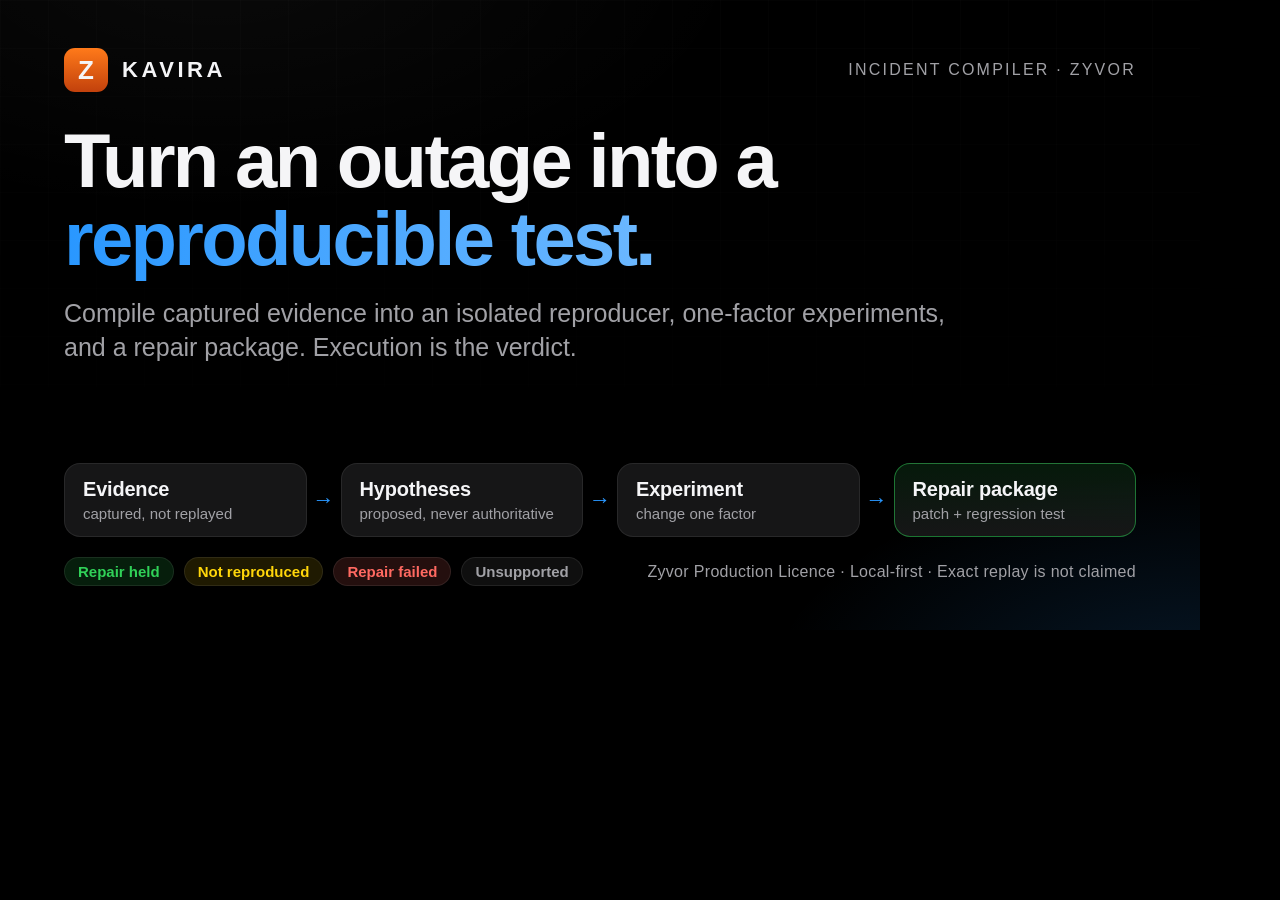
<file: docs/social/kavira-hero-dark.html>
<!doctype html>
<html lang="en"><head><meta charset="utf-8"><title>KAVIRA hero</title>
<style>
:root{--bg:#000;--panel:#161617;--line:rgba(255,255,255,.08);--text:#f5f5f7;--dim:#a1a1a6;--orange:#ff7a1a;--deep:#c2410c;--green:#30d158;--amber:#ffd60a;--red:#ff6961;--blue:#2997ff}
*{box-sizing:border-box}html,body{margin:0}
body{width:1200px;height:630px;overflow:hidden;position:relative;background:var(--bg);color:var(--text);font-family:-apple-system,BlinkMacSystemFont,"SF Pro Display","Helvetica Neue",Arial,sans-serif}
.glow{position:absolute;inset:0;background:radial-gradient(760px 360px at 18% -6%,rgba(255,255,255,.04),transparent 70%),radial-gradient(620px 320px at 100% 110%,rgba(41,151,255,.16),transparent 70%)}
.grid{position:absolute;inset:0;background-image:linear-gradient(var(--line) 1px,transparent 1px),linear-gradient(90deg,var(--line) 1px,transparent 1px);background-size:48px 48px;opacity:.18;mask-image:linear-gradient(180deg,#000,transparent 85%)}
.wrap{position:absolute;left:64px;right:64px;top:48px;bottom:44px;display:flex;flex-direction:column}
.brand{display:flex;align-items:center;gap:14px;font-size:22px;font-weight:650;letter-spacing:.16em}
.mark{width:44px;height:44px;border-radius:11px;background:linear-gradient(180deg,var(--orange),var(--deep));display:grid;place-items:center;font-size:26px;font-weight:700;letter-spacing:0}
.brand small{margin-left:auto;font-size:16px;letter-spacing:.14em;color:var(--dim);font-weight:500;text-transform:uppercase}
h1{margin:30px 0 0;font-size:76px;line-height:1.02;letter-spacing:-.035em;font-weight:700;max-width:980px}
h1 em{font-style:normal;background:linear-gradient(90deg,#2997ff,#6cb8ff);-webkit-background-clip:text;color:transparent}
p.sub{margin:20px 0 0;font-size:25px;line-height:1.35;color:var(--dim);max-width:900px}
.flow{margin-top:auto;display:flex;align-items:stretch;gap:0}
.step{flex:1;background:var(--panel);border:1px solid var(--line);border-radius:16px;padding:14px 18px}
.step b{display:block;font-size:20px;letter-spacing:-.01em}.step span{display:block;margin-top:4px;font-size:15px;color:var(--dim)}
.arrow{width:34px;display:grid;place-items:center;color:var(--blue);font-size:22px}
.step.hit{border-color:rgba(48,209,88,.5);background:linear-gradient(180deg,rgba(48,209,88,.12),var(--panel))}
.row{display:flex;gap:10px;margin-top:20px;align-items:center}
.pill{font-size:15px;font-weight:650;padding:5px 13px;border-radius:99px;border:1px solid var(--line)}
.g{color:var(--green);background:rgba(48,209,88,.14)}.a{color:var(--amber);background:rgba(255,214,10,.12)}.r{color:var(--red);background:rgba(255,105,97,.14)}.d{color:var(--dim);background:rgba(255,255,255,.06)}
.row .spacer{margin-left:auto;font-size:16px;color:var(--dim);letter-spacing:.02em}
</style></head><body>
<div class="glow"></div><div class="grid"></div>
<div class="wrap">
  <div class="brand"><div class="mark">Z</div>KAVIRA<small>Incident compiler · Zyvor</small></div>
  <h1>Turn an outage into a <em>reproducible test.</em></h1>
  <p class="sub">Compile captured evidence into an isolated reproducer, one-factor experiments, and a repair package. Execution is the verdict.</p>
  <div class="flow">
    <div class="step"><b>Evidence</b><span>captured, not replayed</span></div><div class="arrow">→</div>
    <div class="step"><b>Hypotheses</b><span>proposed, never authoritative</span></div><div class="arrow">→</div>
    <div class="step"><b>Experiment</b><span>change one factor</span></div><div class="arrow">→</div>
    <div class="step hit"><b>Repair package</b><span>patch + regression test</span></div>
  </div>
  <div class="row"><span class="pill g">Repair held</span><span class="pill a">Not reproduced</span><span class="pill r">Repair failed</span><span class="pill d">Unsupported</span>
    <span class="spacer">Zyvor Production Licence · Local-first · Exact replay is not claimed</span></div>
</div>
</body></html>
</file>
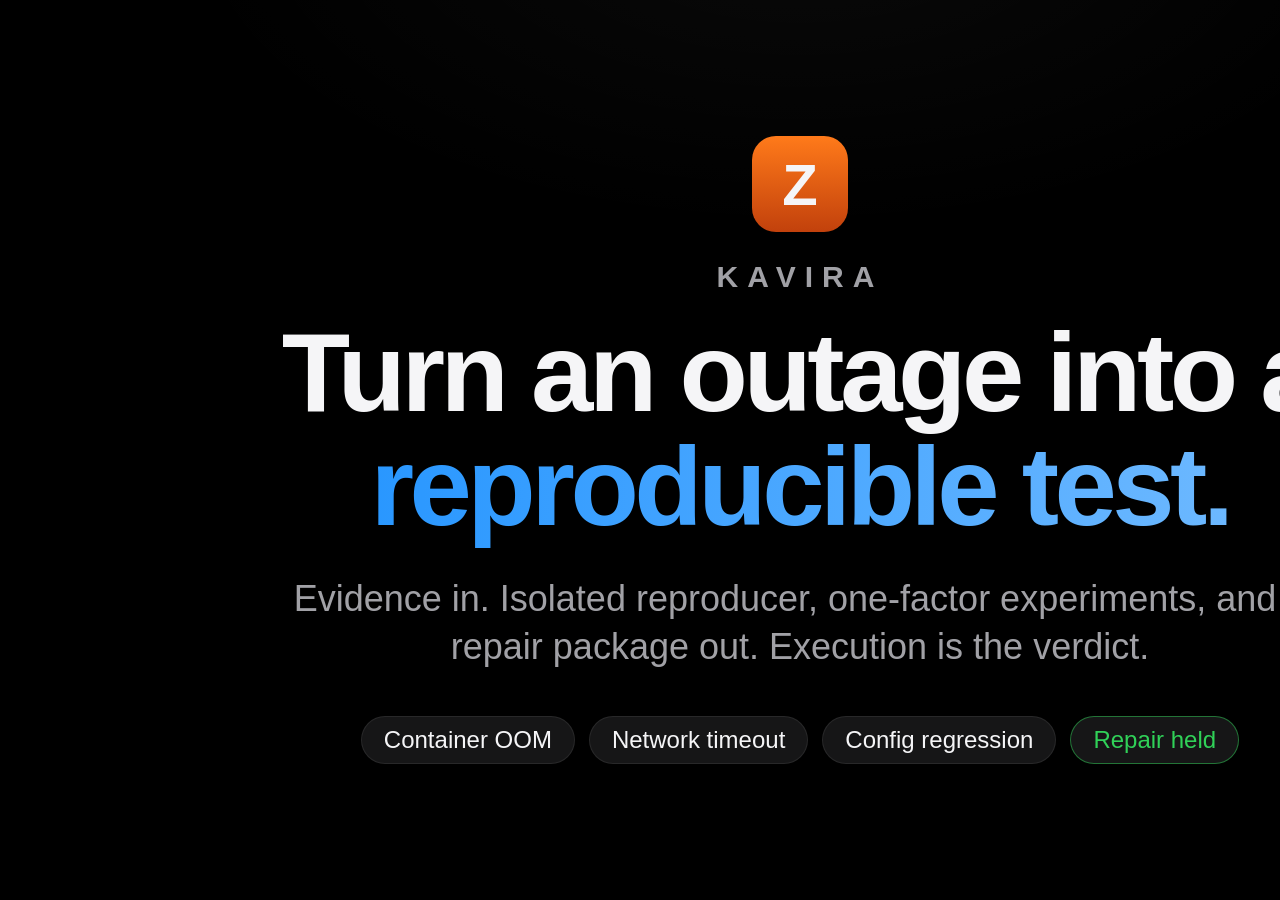
<file: docs/social/kavira-social-card.html>
<!doctype html>
<html lang="en"><head><meta charset="utf-8"><title>KAVIRA share card</title>
<style>
:root{--bg:#000;--panel:#161617;--line:rgba(255,255,255,.08);--text:#f5f5f7;--dim:#a1a1a6;--orange:#ff7a1a;--deep:#c2410c;--green:#30d158}
*{box-sizing:border-box}html,body{margin:0}
body{width:1600px;height:900px;overflow:hidden;position:relative;background:var(--bg);color:var(--text);font-family:-apple-system,BlinkMacSystemFont,"SF Pro Display","Helvetica Neue",Arial,sans-serif}
.glow{position:absolute;inset:0;background:radial-gradient(900px 460px at 50% -10%,rgba(255,255,255,.04),transparent 70%)}
.wrap{position:absolute;inset:80px 96px;display:flex;flex-direction:column;justify-content:center;align-items:center;text-align:center}
.mark{width:96px;height:96px;border-radius:24px;background:linear-gradient(180deg,var(--orange),var(--deep));display:grid;place-items:center;font-size:58px;font-weight:700}
.name{margin-top:28px;font-size:30px;letter-spacing:.3em;font-weight:650;color:var(--dim)}
h1{margin:22px 0 0;font-size:112px;line-height:1.02;letter-spacing:-.04em;max-width:1280px}
h1 em{font-style:normal;background:linear-gradient(90deg,#2997ff,#6cb8ff);-webkit-background-clip:text;color:transparent}
p{margin:30px 0 0;font-size:36px;line-height:1.35;color:var(--dim);max-width:1100px}
.chips{display:flex;gap:14px;margin-top:44px}.chips span{font-size:24px;padding:9px 22px;border-radius:99px;border:1px solid var(--line);background:var(--panel)}
.chips .hit{color:var(--green);border-color:rgba(48,209,88,.5)}
</style></head><body><div class="glow"></div>
<div class="wrap"><div class="mark">Z</div><div class="name">KAVIRA</div>
<h1>Turn an outage into a <em>reproducible test.</em></h1>
<p>Evidence in. Isolated reproducer, one-factor experiments, and a repair package out. Execution is the verdict.</p>
<div class="chips"><span>Container OOM</span><span>Network timeout</span><span>Config regression</span><span class="hit">Repair held</span></div></div>
</body></html>
</file>
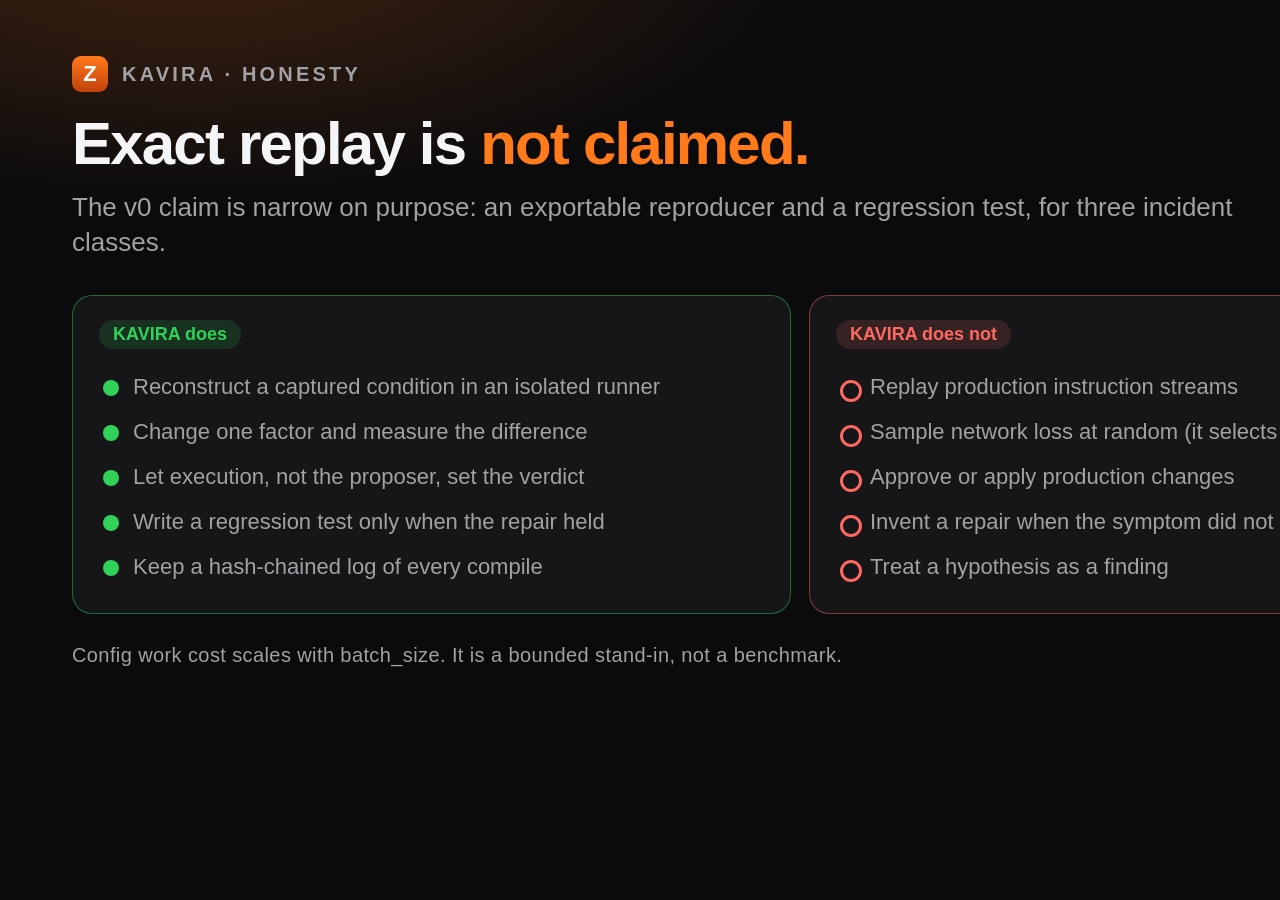
<file: docs/ux/readme-honesty.html>
<!doctype html><html lang="en"><head><meta charset="utf-8"><title>What KAVIRA claims</title><link rel="stylesheet" href="card.css"></head><body><div class="wrap">
<div class="top"><div class="mark">Z</div>KAVIRA · Honesty</div>
<h1>Exact replay is <em>not claimed.</em></h1>
<p class="lede">The v0 claim is narrow on purpose: an exportable reproducer and a regression test, for three incident classes.</p>
<div class="grid g2">
<div class="card ok"><span class="tag t-g">KAVIRA does</span><ul class="yes">
<li>Reconstruct a captured condition in an isolated runner</li>
<li>Change one factor and measure the difference</li>
<li>Let execution, not the proposer, set the verdict</li>
<li>Write a regression test only when the repair held</li>
<li>Keep a hash-chained log of every compile</li></ul></div>
<div class="card bad"><span class="tag t-r">KAVIRA does not</span><ul class="no">
<li>Replay production instruction streams</li>
<li>Sample network loss at random (it selects the first N percent)</li>
<li>Approve or apply production changes</li>
<li>Invent a repair when the symptom did not reproduce</li>
<li>Treat a hypothesis as a finding</li></ul></div>
</div>
<p class="foot">Config work cost scales with batch_size. It is a bounded stand-in, not a benchmark.</p>
</div><script>document.documentElement.dataset.h=document.querySelector('.wrap').offsetHeight</script></body></html>
</file>
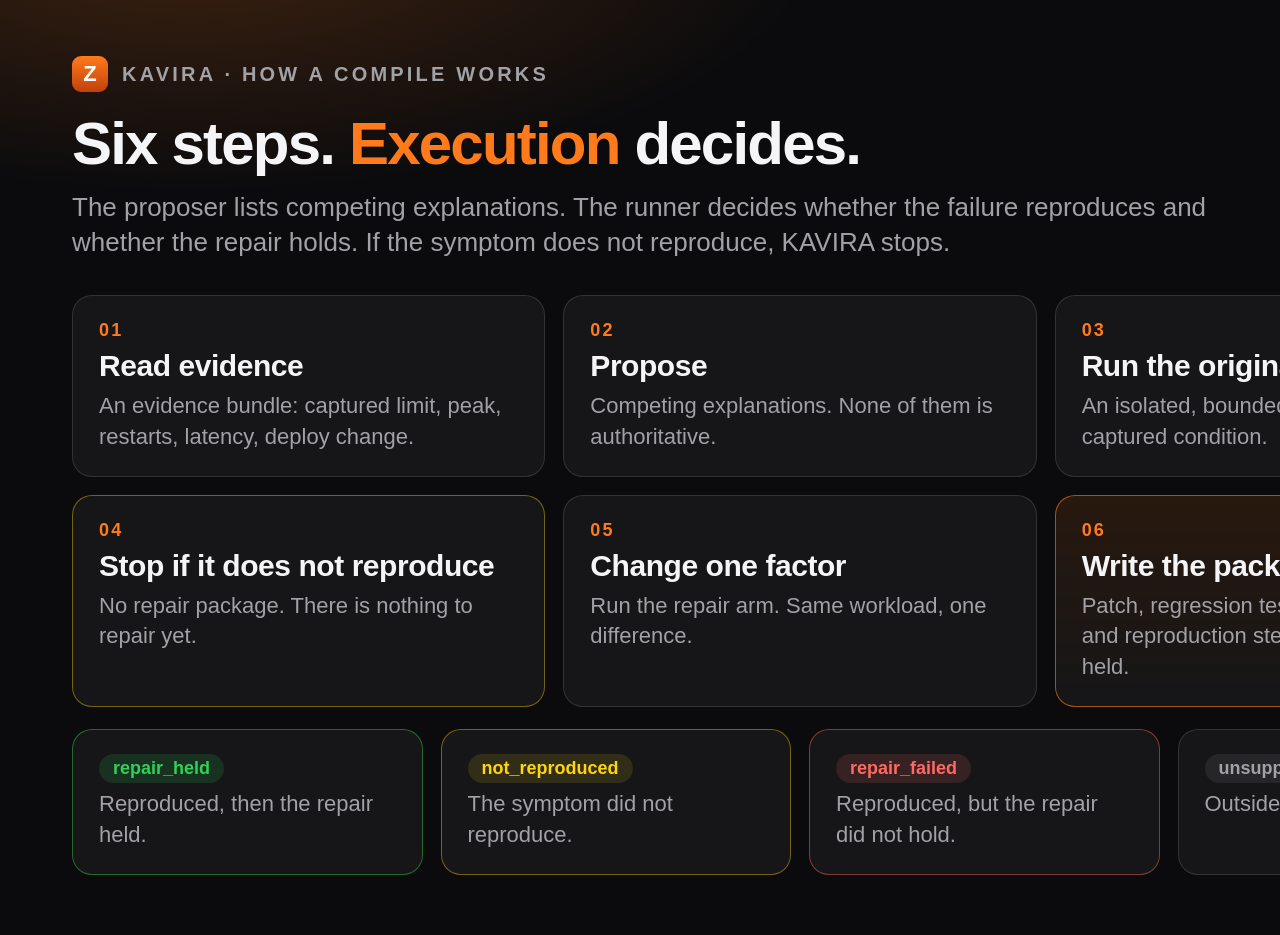
<file: docs/ux/readme-how-it-works.html>
<!doctype html><html lang="en"><head><meta charset="utf-8"><title>How a compile works</title><link rel="stylesheet" href="card.css"></head><body><div class="wrap">
<div class="top"><div class="mark">Z</div>KAVIRA · How a compile works</div>
<h1>Six steps. <em>Execution</em> decides.</h1>
<p class="lede">The proposer lists competing explanations. The runner decides whether the failure reproduces and whether the repair holds. If the symptom does not reproduce, KAVIRA stops.</p>
<div class="grid g3">
<div class="card"><div class="n">01</div><h3>Read evidence</h3><p>An evidence bundle: captured limit, peak, restarts, latency, deploy change.</p></div>
<div class="card"><div class="n">02</div><h3>Propose</h3><p>Competing explanations. None of them is authoritative.</p></div>
<div class="card"><div class="n">03</div><h3>Run the original</h3><p>An isolated, bounded reconstruction of the captured condition.</p></div>
<div class="card warn"><div class="n">04</div><h3>Stop if it does not reproduce</h3><p>No repair package. There is nothing to repair yet.</p></div>
<div class="card"><div class="n">05</div><h3>Change one factor</h3><p>Run the repair arm. Same workload, one difference.</p></div>
<div class="card hit"><div class="n">06</div><h3>Write the package</h3><p>Patch, regression test, measurements, and reproduction steps, only if the repair held.</p></div>
</div>
<div class="grid g4" style="margin-top:22px">
<div class="card ok"><span class="tag t-g">repair_held</span><p>Reproduced, then the repair held.</p></div>
<div class="card warn"><span class="tag t-a">not_reproduced</span><p>The symptom did not reproduce.</p></div>
<div class="card bad"><span class="tag t-r">repair_failed</span><p>Reproduced, but the repair did not hold.</p></div>
<div class="card"><span class="tag t-d">unsupported</span><p>Outside the three v0 classes.</p></div>
</div>
</div><script>document.documentElement.dataset.h=document.querySelector('.wrap').offsetHeight</script></body></html>
</file>
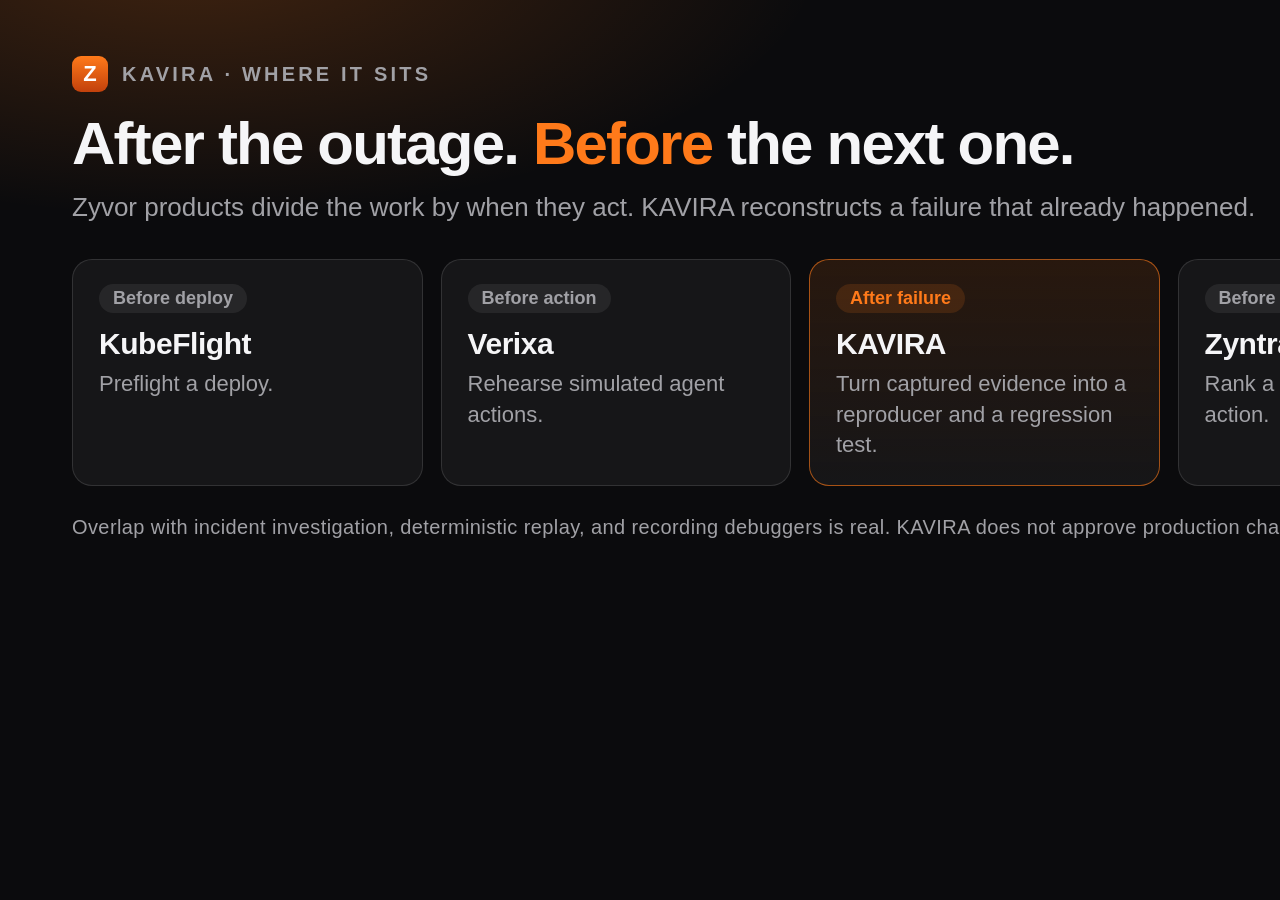
<file: docs/ux/readme-where.html>
<!doctype html><html lang="en"><head><meta charset="utf-8"><title>Where KAVIRA sits</title><link rel="stylesheet" href="card.css"></head><body><div class="wrap">
<div class="top"><div class="mark">Z</div>KAVIRA · Where it sits</div>
<h1>After the outage. <em>Before</em> the next one.</h1>
<p class="lede">Zyvor products divide the work by when they act. KAVIRA reconstructs a failure that already happened.</p>
<div class="grid g4">
<div class="card"><span class="tag t-d">Before deploy</span><h3>KubeFlight</h3><p>Preflight a deploy.</p></div>
<div class="card"><span class="tag t-d">Before action</span><h3>Verixa</h3><p>Rehearse simulated agent actions.</p></div>
<div class="card hit"><span class="tag t-o">After failure</span><h3>KAVIRA</h3><p>Turn captured evidence into a reproducer and a regression test.</p></div>
<div class="card"><span class="tag t-d">Before approval</span><h3>Zyntra</h3><p>Rank a human-approved action.</p></div>
</div>
<p class="foot">Overlap with incident investigation, deterministic replay, and recording debuggers is real. KAVIRA does not approve production changes.</p>
</div><script>document.documentElement.dataset.h=document.querySelector('.wrap').offsetHeight</script></body></html>
</file>
<file: docs/ux/card.css>
/* Shared look for the README cards. Same tokens as the console and the social hero. */
:root{--bg:#0b0b0d;--panel:#161618;--line:rgba(255,255,255,.12);--text:#f5f5f7;--dim:#a1a1a6;--orange:#ff7a1a;--deep:#c2410c;--green:#30d158;--amber:#ffd60a;--red:#ff6961;--blue:#2997ff}
*{box-sizing:border-box}html,body{margin:0}
body{width:1600px;background:var(--bg);color:var(--text);font-family:-apple-system,BlinkMacSystemFont,"SF Pro Display","Helvetica Neue",Arial,sans-serif;position:relative;overflow:hidden}
body::before{content:"";position:absolute;inset:0;background:radial-gradient(900px 380px at 12% -8%,rgba(255,122,26,.22),transparent 70%);pointer-events:none}
.wrap{position:relative;padding:56px 72px 60px}
.top{display:flex;align-items:center;gap:14px;font-size:20px;letter-spacing:.16em;text-transform:uppercase;color:var(--dim);font-weight:600}
.mark{width:36px;height:36px;border-radius:9px;background:linear-gradient(180deg,var(--orange),var(--deep));display:grid;place-items:center;font-size:22px;font-weight:700;color:#fff;letter-spacing:0}
h1{margin:20px 0 0;font-size:60px;line-height:1.06;letter-spacing:-.03em}
h1 em{font-style:normal;color:var(--orange)}
.lede{margin:14px 0 0;font-size:26px;line-height:1.38;color:var(--dim);max-width:1200px}
.grid{display:grid;gap:18px;margin-top:34px}
.g3{grid-template-columns:repeat(3,1fr)}.g2{grid-template-columns:repeat(2,1fr)}.g4{grid-template-columns:repeat(4,1fr)}
.card{background:var(--panel);border:1px solid var(--line);border-radius:20px;padding:24px 26px}
.card .n{font-size:18px;font-weight:700;color:var(--orange);letter-spacing:.12em}
.card h3{margin:8px 0 8px;font-size:30px;letter-spacing:-.015em}
.card p{margin:0;font-size:22px;line-height:1.38;color:var(--dim)}
.card.ok{border-color:rgba(48,209,88,.45)}.card.warn{border-color:rgba(255,214,10,.4)}.card.bad{border-color:rgba(255,105,97,.45)}.card.hit{border-color:rgba(255,122,26,.6);background:linear-gradient(180deg,rgba(255,122,26,.12),var(--panel))}
.tag{display:inline-block;font-size:18px;font-weight:700;padding:4px 14px;border-radius:99px;margin-bottom:6px}
.t-g{color:var(--green);background:rgba(48,209,88,.14)}.t-a{color:var(--amber);background:rgba(255,214,10,.12)}.t-r{color:var(--red);background:rgba(255,105,97,.14)}.t-d{color:var(--dim);background:rgba(255,255,255,.07)}.t-o{color:var(--orange);background:rgba(255,122,26,.14)}
ul{margin:10px 0 0;padding:0;list-style:none}li{font-size:22px;line-height:1.4;color:var(--dim);padding:7px 0 7px 34px;position:relative}
li::before{content:"";position:absolute;left:4px;top:15px;width:16px;height:16px;border-radius:50%}
.yes li::before{background:var(--green)}.no li::before{background:transparent;border:3px solid var(--red)}
.foot{margin-top:30px;font-size:20px;color:var(--dim);letter-spacing:.02em}
</file>
